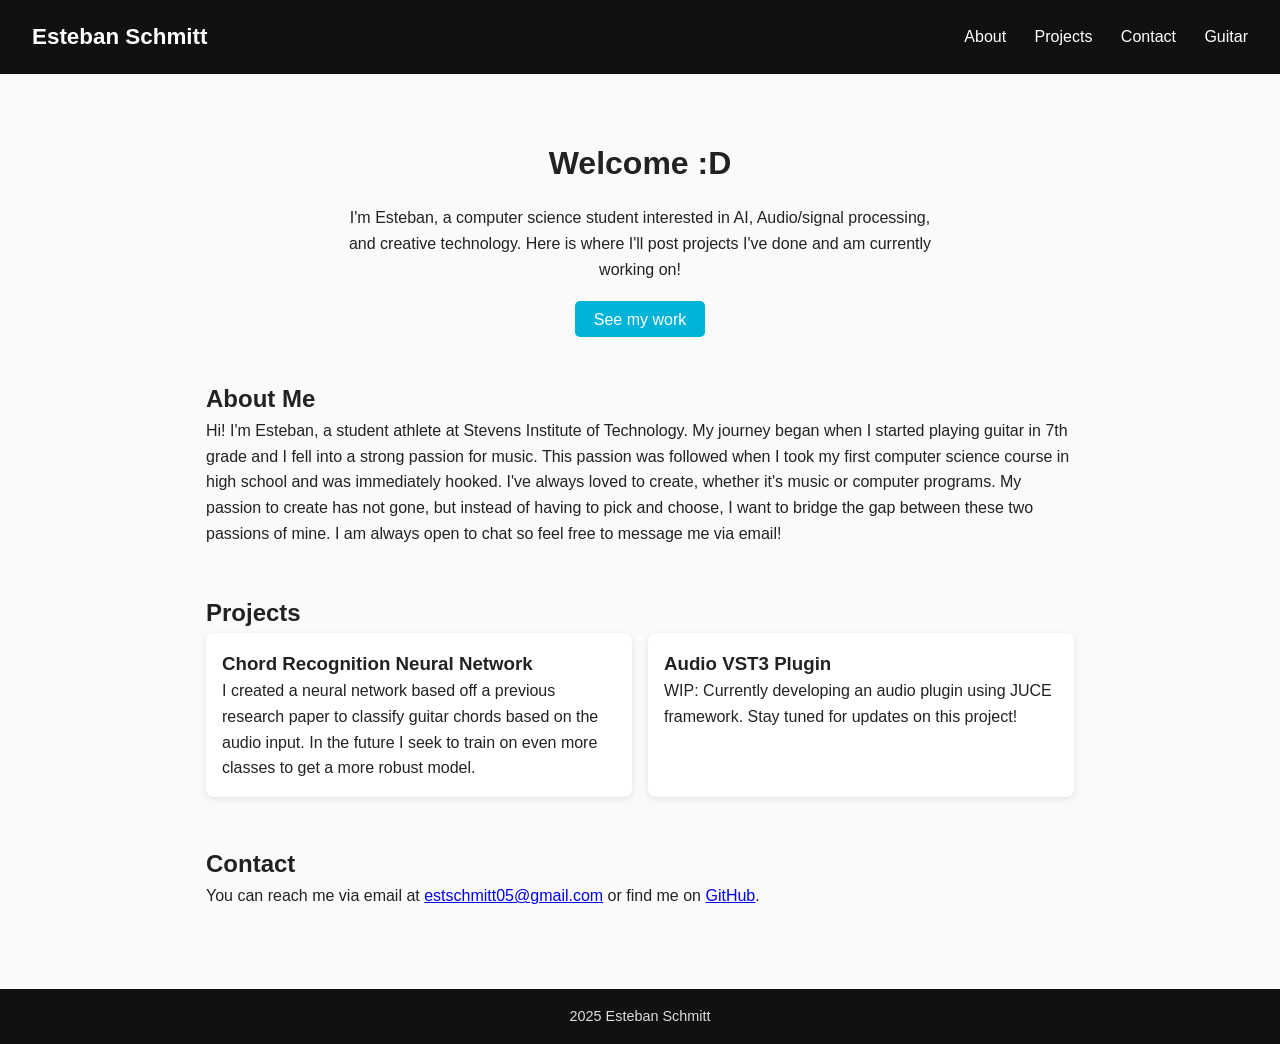
<file: index.html>
<!DOCTYPE html>
<html lang="en">
<head>
  <link rel="icon" type="image/x-icon" href="favicon.ico?">
  <meta charset="UTF-8" />
  <meta name="viewport" content="width=device-width, initial-scale=1.0" />
  <title>Esteban Schmitt</title>
  <link rel="stylesheet" href="style.css" />
</head>
<body>
  <header>
    <h1>Esteban Schmitt</h1>
    <nav>
      <a href="#about">About</a>
      <a href="#projects">Projects</a>
      <a href="#contact">Contact</a>
      <a href="guitar.html">Guitar</a>
    </nav>
  </header>

  <main>
    <section id="hero">
      <h2>Welcome :D</h2>
      <p>I'm Esteban, a computer science student interested in AI, Audio/signal processing, and creative technology. Here is where I'll post projects I've done and am currently working on!</p>
      <a href="#projects" class="button">See my work</a>
    </section>

    <section id="about">
      <h2>About Me</h2>
      <p> Hi! I'm Esteban, a student athlete at Stevens Institute of Technology. My journey began when I started playing guitar in 7th grade and I fell into a strong passion for music. This 
        passion was followed when I took my first computer science course in high school and was immediately hooked. I've always loved to create, whether it's music or computer programs. My passion 
        to create has not gone, but instead of having to pick and choose, I want to bridge the gap between these two passions of mine. I am always open to chat so feel free to message me via email!
       </p>
    </section>

    <section id="projects">
      <h2>Projects</h2>
      <div class="project-grid">
        <div class="project">
          <h3>Chord Recognition Neural Network</h3>
          <p>I created a neural network based off a previous research paper to classify guitar chords based on the audio input. In the future I seek to train on even more classes to get a more robust model.</p>
        </div>
        <div class="project">
          <h3>Audio VST3 Plugin</h3>
          <p>WIP: Currently developing an audio plugin using JUCE framework. Stay tuned for updates on this project!</p>
        </div>
      </div>
    </section>

    <section id="contact">
      <h2>Contact</h2>
      <p>You can reach me via email at <a href="mailto:estschmitt05@gmail.com">estschmitt05@gmail.com</a> or find me on <a href="https://github.com/dapinaple">GitHub</a>.</p>
    </section>
  </main>

  <footer>
    <p>2025 Esteban Schmitt </p>
  </footer>
</body>
</html>
</file>
<file: style.css>
/* Basic reset */
* {
  margin: 0;
  padding: 0;
  box-sizing: border-box;
}

body {
  font-family: 'Segoe UI', Roboto, sans-serif;
  line-height: 1.6;
  background-color: #fafafa;
  color: #222;
  display: flex;
  flex-direction: column;
  min-height: 100vh;
}

header {
  background: #111;
  color: white;
  padding: 1.2rem 2rem;
  display: flex;
  justify-content: space-between;
  align-items: center;
}

header h1 {
  font-size: 1.4rem;
}

nav a {
  color: white;
  text-decoration: none;
  margin-left: 1.5rem;
  font-size: 1rem;
  transition: color 0.2s;
}

nav a:hover {
  color: #00b4d8;
}

main {
  flex: 1;
  max-width: 900px;
  margin: 2rem auto;
  padding: 0 1rem;
}

section {
  margin-bottom: 3rem;
}

#hero {
  text-align: center;
  margin-top: 2rem;
}

#hero h2 {
  font-size: 2rem;
  margin-bottom: 1rem;
}

#hero p {
  max-width: 600px;
  margin: 0 auto 1.5rem;
}

.button {
  background: #00b4d8;
  color: white;
  padding: 0.6rem 1.2rem;
  border-radius: 5px;
  text-decoration: none;
  transition: background 0.2s;
}

.button:hover {
  background: #0077b6;
}

.project-grid {
  display: grid;
  grid-template-columns: repeat(auto-fit, minmax(250px, 1fr));
  gap: 1rem;
}

.project {
  background: white;
  border-radius: 8px;
  padding: 1rem;
  box-shadow: 0 2px 6px rgba(0,0,0,0.1);
}

footer {
  text-align: center;
  padding: 1rem;
  background: #111;
  color: #ddd;
  font-size: 0.9rem;
}

.video-grid {
  display: grid;
  grid-template-columns: repeat(2, 1fr);
  gap: 1.5rem;
  margin-top: 2rem;
}

/* Tablet */
@media (max-width: 900px) {
  .video-grid {
    grid-template-columns: repeat(2, 1fr);
  }
}

/* Mobile */
@media (max-width: 600px) {
  .video-grid {
    grid-template-columns: 1fr;
  }
}


.video-card {
  display: block;
  border-radius: 10px;
  overflow: hidden;
  box-shadow: 0 4px 10px rgba(0,0,0,0.15);
  transition: transform 0.2s, box-shadow 0.2s;
}

.video-card img {
  width: 100%;
  display: block;
}

.video-card:hover {
  transform: translateY(-4px);
  box-shadow: 0 8px 18px rgba(0,0,0,0.25);
}

.video-card {
  position: relative;
  width: 100%;
  aspect-ratio: 16 / 9;
  background: black;
  border-radius: 10px;
  overflow: hidden;
}

.video-thumb {
  position: relative;
  width: 100%;
  height: 100%;
  cursor: pointer;
}

.video-thumb img {
  width: 100%;
  height: 100%;
  object-fit: cover;
}

.play-button {
  position: absolute;
  inset: 0;
  display: flex;
  align-items: center;
  justify-content: center;
  font-size: 3rem;
  color: white;
  background: rgba(0,0,0,0.35);

  /* Normal videos (16:9) */
.video-card.video {
  aspect-ratio: 16 / 9;
}

/* Shorts (9:16) */
.video-card.short {
  aspect-ratio: 9 / 16;
  max-width: 350px;
  margin: 0 auto;
}

  transition: background 0.2s;
}

.video-thumb:hover .play-button {
  background: rgba(0,0,0,0.55);
}

.video-card iframe {
  width: 100%;
  height: 100%;
  border: none;
}
</file>
